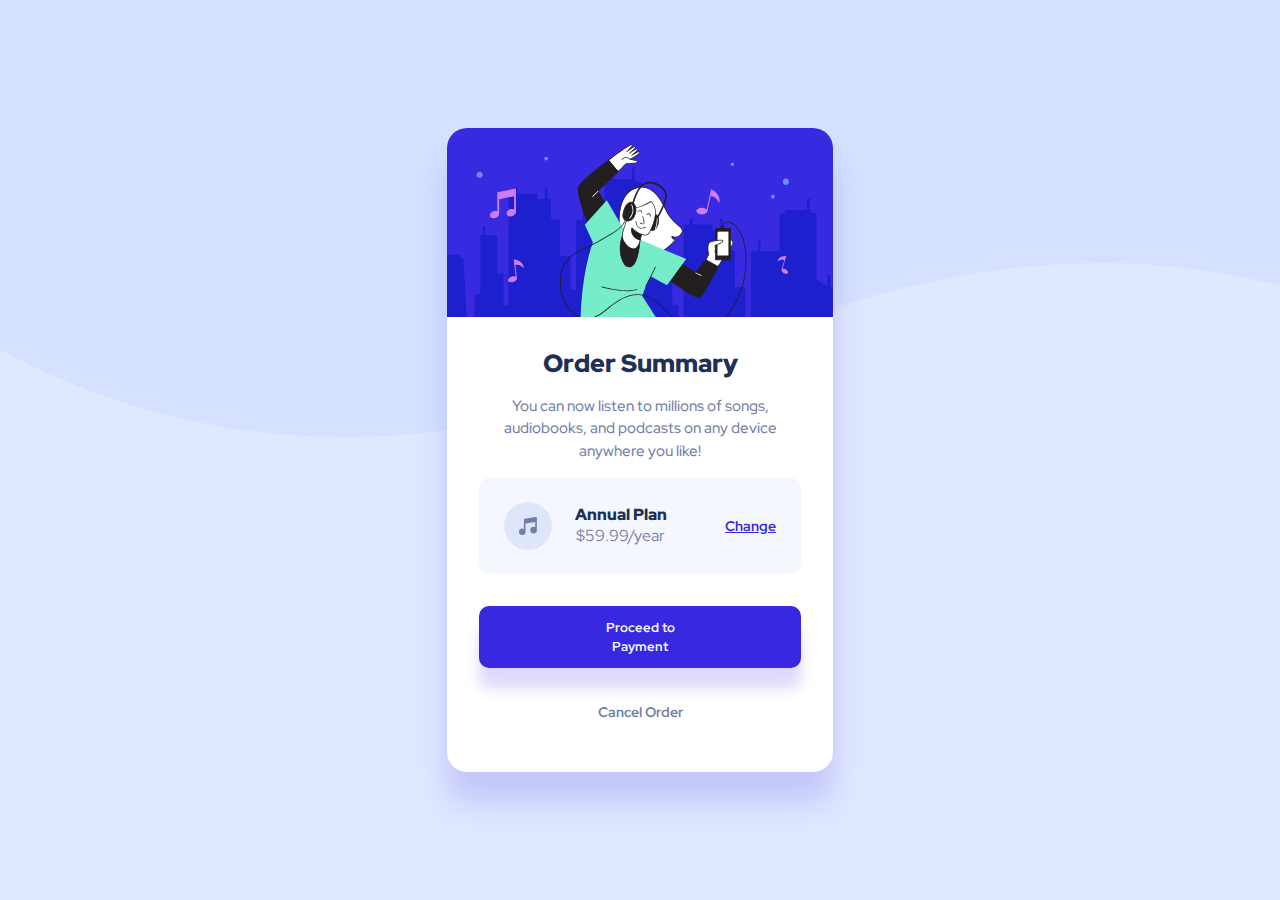
<file: index.html>
<!DOCTYPE html>
<html lang="en">

<head>
    <meta charset="UTF-8">
    <meta name="viewport" content="width=device-width, initial-scale=1.0">
    <title>Frontend Mentor | Order summary card</title>
    <link rel="stylesheet" href="https://cdn.jsdelivr.net/npm/bootstrap@5.2.0-beta1/dist/css/bootstrap.min.css">
    <link rel="stylesheet" href="/css/styles.css">
    <link href="https://fonts.googleapis.com/css2?family=Red+Hat+Display:wght@500;700;900&display=swap"
        rel="stylesheet">
</head>

<body>
    <div class="container">
        <div class="card">
            <div class="card-image">
                <img src="/assets/img/illustration-hero.svg" alt="girl">
            </div>
            <div class="card-content">
                <div class="card-title">
                    <h2>Order Summary</h2>
                </div>
                <div class="card-desc">
                    <p>You can now listen to millions of songs, audiobooks, and podcasts on any
                        device anywhere you like!</p>
                </div>
                <div class="plan">
                    <div class="plan-text row">
                        <div class="image col-3">
                            <img src="/assets/img/icon-music.svg" alt="icon">
                        </div>
                        <div class="plan-title col-5">
                            <h4>Annual Plan</h4>
                            <p>$59.99/year</p>
                        </div>
                        <a class="change col-4" href="#">Change</a>
                    </div>
                </div>
                <button class="pay-btn">Proceed to Payment</button>
                <div class="cancel">
                    <a href="#">Cancel Order</a>
                </div>
            </div>
        </div>
    </div>
    <div class="attribution">
        Challenge by <a href="https://www.frontendmentor.io?ref=challenge" target="_blank">Frontend Mentor</a>.
        Coded by <a href="#">Marina Aix</a>.
    </div>
</body>

</html>
</file>
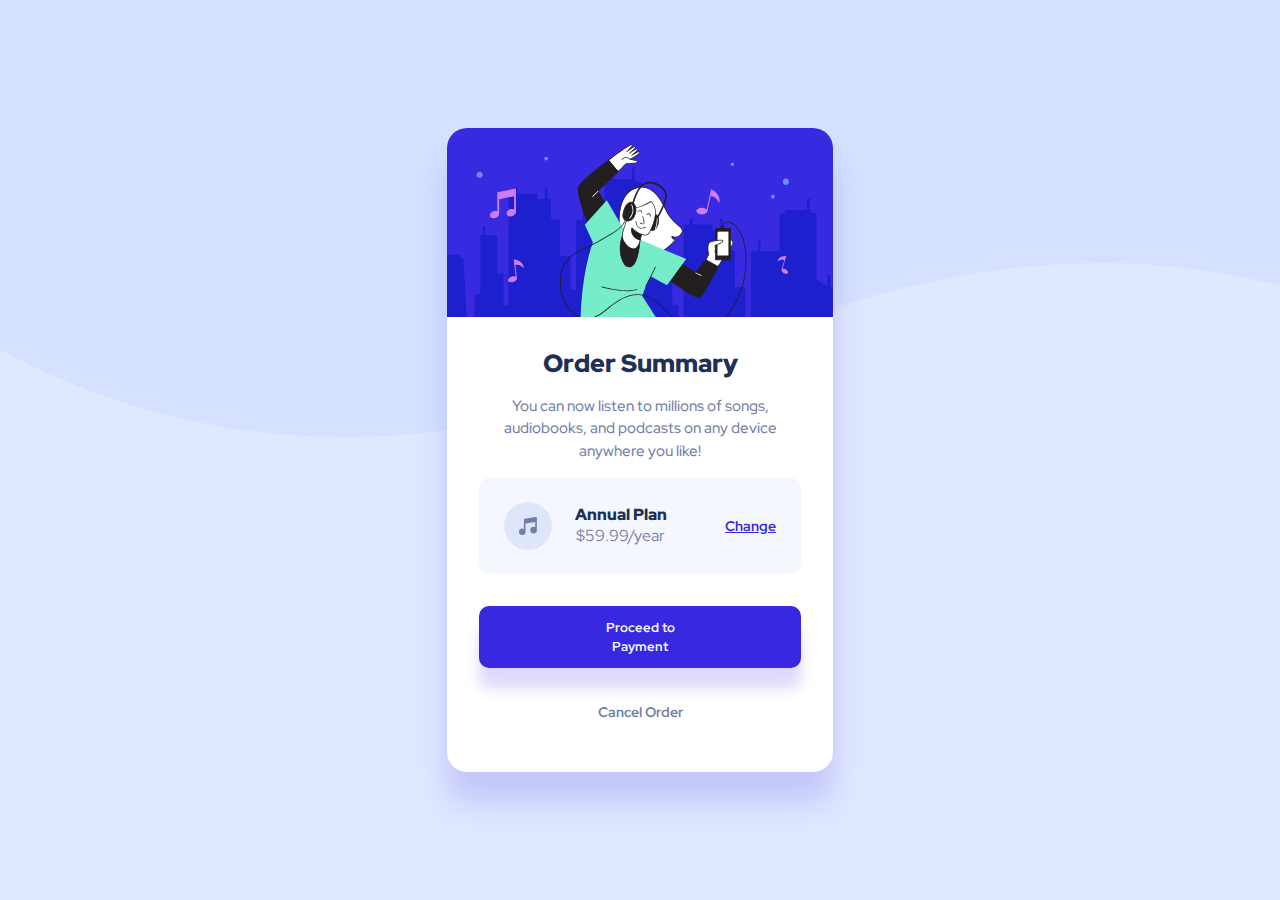
<file: html/index.html>
<!DOCTYPE html>
<html lang="en">

<head>
    <meta charset="UTF-8">
    <meta name="viewport" content="width=device-width, initial-scale=1.0">
    <title>Frontend Mentor | Order summary card</title>
    <link rel="stylesheet" href="https://cdn.jsdelivr.net/npm/bootstrap@5.2.0-beta1/dist/css/bootstrap.min.css">
    <link rel="stylesheet" href="../css/styles.css">
    <link href="https://fonts.googleapis.com/css2?family=Red+Hat+Display:wght@500;700;900&display=swap"
        rel="stylesheet">
</head>

<body>
    <div class="container">
        <div class="card">
            <div class="card-image">
                <img src="../assets/img/illustration-hero.svg" alt="girl">
            </div>
            <div class="card-content">
                <div class="card-title">
                    <h2>Order Summary</h2>
                </div>
                <div class="card-desc">
                    <p>You can now listen to millions of songs, audiobooks, and podcasts on any
                        device anywhere you like!</p>
                </div>
                <div class="plan">
                    <div class="plan-text row">
                        <div class="image col-3">
                            <img src="../assets/img/icon-music.svg" alt="icon">
                        </div>
                        <div class="plan-title col-5">
                            <h4>Annual Plan</h4>
                            <p>$59.99/year</p>
                        </div>
                        <a class="change col-4" href="#">Change</a>
                    </div>
                </div>
                <button class="pay-btn">Proceed to Payment</button>
                <div class="cancel">
                    <a href="#">Cancel Order</a>
                </div>
            </div>
        </div>
    </div>
    <div class="attribution">
        Challenge by <a href="https://www.frontendmentor.io?ref=challenge" target="_blank">Frontend Mentor</a>.
        Coded by <a href="#">Marina Aix</a>.
    </div>
</body>

</html>
</file>
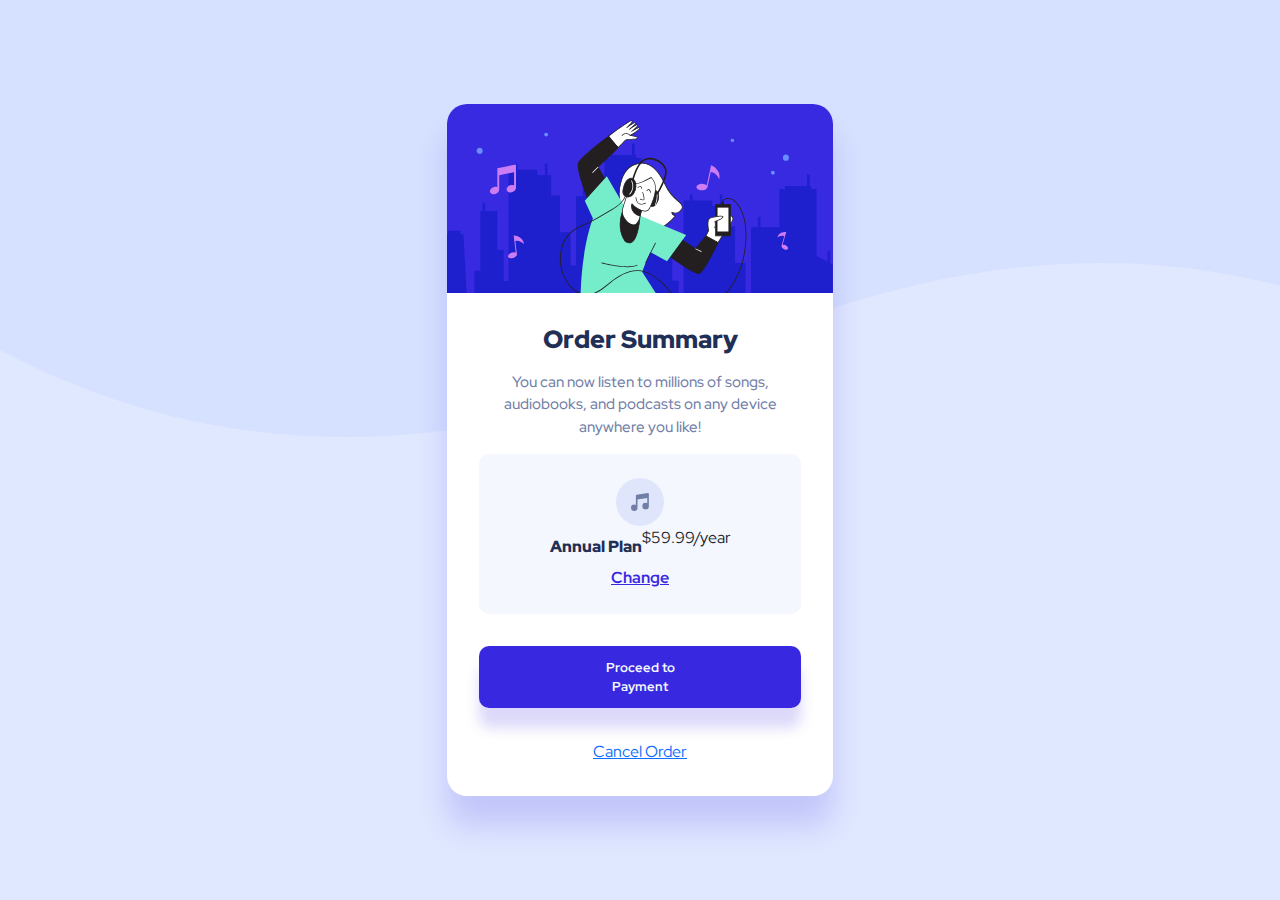
<file: Order-Summary-Component/html/index.html>
<!DOCTYPE html>
<html lang="en">

<head>
    <meta charset="UTF-8">
    <meta name="viewport" content="width=device-width, initial-scale=1.0">
    <title>Frontend Mentor | Order summary card</title>
    <link rel="stylesheet" href="https://cdn.jsdelivr.net/npm/bootstrap@5.2.0-beta1/dist/css/bootstrap.min.css">
    <link rel="stylesheet" href="../css/styles.css">
    <link href="https://fonts.googleapis.com/css2?family=Red+Hat+Display:wght@500;700;900&display=swap"
        rel="stylesheet">
</head>

<body>
    <div class="container">
        <div class="card">
            <div class="card-image">
                <img src="../assets/img/illustration-hero.svg" alt="girl">
            </div>
            <div class="card-content">
                <div class="card-title">
                    <h2>Order Summary</h2>
                </div>
                <div class="card-desc">
                    <p>You can now listen to millions of songs, audiobooks, and podcasts on any
                        device anywhere you like!</p>
                </div>
                <div class="plan">
                    <img src="../assets/img/icon-music.svg" alt="icon">
                    <div class="plan-text">
                        <div class="plan-title">
                            <h4>Annual Plan</h4>
                        </div>
                        <div class="plan-desc">
                            <p>$59.99/year</p>
                        </div>
                    </div>
                    <a href="#">Change</a>
                </div>
                <button class="pay-btn">Proceed to Payment</button>
                <a href="#">Cancel Order</a>
            </div>
        </div>
    </div>
    <div class="attribution">
        Challenge by <a href="https://www.frontendmentor.io?ref=challenge" target="_blank">Frontend Mentor</a>.
        Coded by <a href="#">Your Name Here</a>.
    </div>
</body>

</html>
</file>
<file: css/styles.css>
.pay-btn {
  background-color: hsl(245deg, 75%, 52%);
  color: hsl(225deg, 100%, 98%);
  border: none;
  padding: 0.7rem 6.1rem;
  border-radius: 10px;
  font-weight: 700;
  font-size: 13px;
}

body {
  font-family: "Red Hat Display", sans-serif;
  font-size: 16px;
  background-image: url(../assets/img/pattern-background-desktop.svg);
  background-repeat: no-repeat;
  background-color: hsl(225deg, 100%, 94%);
  display: flex;
  justify-content: center;
  align-items: center;
  height: 100vh;
}

.container {
  max-width: 410px;
}

.card {
  border-radius: 20px;
  display: flex;
  border: none;
  overflow: hidden;
  box-shadow: 0 30px 30px hsla(245deg, 75%, 52%, 0.178);
}
.card .card-image img {
  max-width: 100%;
  max-height: 100%;
}
.card .card-content {
  margin: 2rem;
  text-align: center;
}
.card .card-content .card-title h2 {
  font-size: 25px;
  font-weight: 900;
  color: hsl(223deg, 47%, 23%);
}
.card .card-content .card-desc p {
  margin-top: 1rem;
  font-size: 15px;
  font-weight: 500;
  color: hsl(224deg, 23%, 55%);
}

.plan {
  background-color: hsl(225deg, 100%, 98%);
  padding: 1.5rem 1rem;
  border-radius: 10px;
  align-items: center;
  margin-bottom: 2rem;
}
.plan .plan-text {
  display: flex;
  flex-direction: row;
  justify-content: center;
  align-content: center;
}
.plan .plan-text .change {
  padding-right: 0;
  font-size: 14px;
}
.plan .plan-text .image {
  align-self: center;
  padding-right: 0;
}
.plan .plan-text .plan-title {
  display: flex;
  flex-direction: column;
  padding-left: 0;
  align-self: center;
  gap: 0.5px;
}
.plan .plan-text .plan-title h4 {
  margin-bottom: 0;
  font-weight: 900;
  font-size: 16px;
  color: hsl(223deg, 47%, 23%);
}
.plan .plan-text .plan-title p {
  color: hsl(224deg, 23%, 55%);
  margin-bottom: 0;
}
.plan a {
  align-self: center;
  color: hsl(245deg, 75%, 52%);
  font-weight: 700;
  font-size: 16px;
}
.plan a:hover {
  text-decoration: none;
  color: rgb(118, 108, 241);
}

.pay-btn {
  margin-bottom: 2rem;
  box-shadow: 0 20px 13px hsla(245deg, 75%, 52%, 0.178);
}
.pay-btn:hover {
  background-color: rgb(118, 108, 241);
}

.cancel {
  margin: 0 0 1rem 0;
}
.cancel a {
  text-decoration: none;
  color: hsl(224deg, 23%, 55%);
  font-weight: 700;
  font-size: 14px;
}
.cancel a:hover {
  color: hsl(223deg, 47%, 23%);
}

.attribution {
  display: none;
}

@media (max-width: 375px) {
  body {
    background-image: url(../assets/img/pattern-background-mobile.svg);
    background-repeat: no-repeat;
    background-color: hsl(225deg, 100%, 94%);
    font-size: 13px;
  }
  .container {
    width: 305px;
  }
  .plan {
    padding: 0.8rem;
  }
  .plan .plan-title {
    padding-right: 0;
  }
  .pay-btn {
    padding: 0.5rem 2.8rem;
  }
  .change {
    padding-left: 0;
  }
}

/*# sourceMappingURL=styles.css.map */
</file>
<file: Order-Summary-Component/css/styles.css>
.pay-btn {
  background-color: hsl(245deg, 75%, 52%);
  color: hsl(225deg, 100%, 98%);
  border: none;
  padding: 0.7rem 6.1rem;
  border-radius: 10px;
  font-weight: 700;
  font-size: 13px;
}

body {
  font-family: "Red Hat Display", sans-serif;
  font-size: 16px;
  background-image: url(../assets/img/pattern-background-desktop.svg);
  background-repeat: no-repeat;
  background-color: hsl(225deg, 100%, 94%);
  display: flex;
  justify-content: center;
  align-items: center;
  height: 100vh;
}

.container {
  max-width: 410px;
}

.card {
  border-radius: 20px;
  display: flex;
  border: none;
  overflow: hidden;
  box-shadow: 0 30px 30px hsla(245deg, 75%, 52%, 0.178);
}
.card .card-image img {
  max-width: 100%;
  max-height: 100%;
}
.card .card-content {
  margin: 2rem;
  text-align: center;
}
.card .card-content .card-title h2 {
  font-size: 25px;
  font-weight: 900;
  color: hsl(223deg, 47%, 23%);
}
.card .card-content .card-desc p {
  margin-top: 1rem;
  font-size: 15px;
  font-weight: 500;
  color: hsl(224deg, 23%, 55%);
}

.plan {
  background-color: hsl(225deg, 100%, 98%);
  padding: 1.5rem 1rem;
  border-radius: 10px;
  align-items: center;
  margin-bottom: 2rem;
}
.plan .plan-text {
  display: flex;
  flex-direction: row;
  justify-content: center;
  align-content: center;
}
.plan .plan-text .change {
  padding-right: 0;
  font-size: 14px;
}
.plan .plan-text .image {
  align-self: center;
  padding-right: 0;
}
.plan .plan-text .plan-title {
  display: flex;
  flex-direction: column;
  padding-left: 0;
  align-self: center;
  gap: 0.5px;
}
.plan .plan-text .plan-title h4 {
  margin-bottom: 0;
  font-weight: 900;
  font-size: 16px;
  color: hsl(223deg, 47%, 23%);
}
.plan .plan-text .plan-title p {
  color: hsl(224deg, 23%, 55%);
  margin-bottom: 0;
}
.plan a {
  align-self: center;
  color: hsl(245deg, 75%, 52%);
  font-weight: 700;
  font-size: 16px;
}
.plan a:hover {
  text-decoration: none;
  color: rgb(118, 108, 241);
}

.pay-btn {
  margin-bottom: 2rem;
  box-shadow: 0 20px 13px hsla(245deg, 75%, 52%, 0.178);
}
.pay-btn:hover {
  background-color: rgb(118, 108, 241);
}

.cancel {
  margin: 0 0 1rem 0;
}
.cancel a {
  text-decoration: none;
  color: hsl(224deg, 23%, 55%);
  font-weight: 700;
  font-size: 14px;
}
.cancel a:hover {
  color: hsl(223deg, 47%, 23%);
}

.attribution {
  display: none;
}

@media (max-width: 375px) {
  body {
    background-image: url(../assets/img/pattern-background-mobile.svg);
    background-repeat: no-repeat;
    background-color: hsl(225deg, 100%, 94%);
    font-size: 13px;
  }
  .container {
    width: 305px;
  }
  .plan {
    padding: 0.8rem;
  }
  .plan .plan-title {
    padding-right: 0;
  }
  .pay-btn {
    padding: 0.5rem 2.8rem;
  }
  .change {
    padding-left: 0;
  }
}

/*# sourceMappingURL=styles.css.map */
</file>
